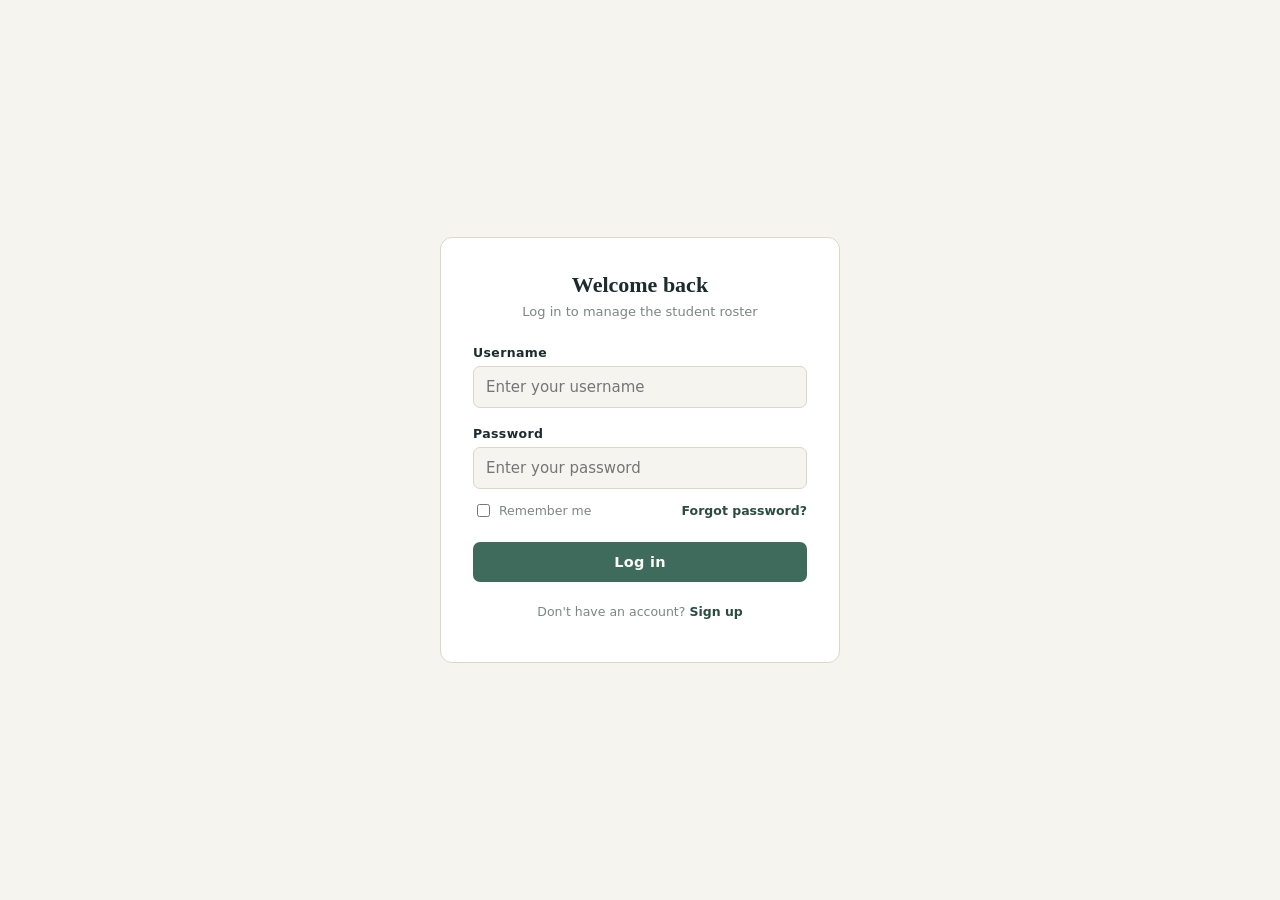
<file: templates/student/create.html>
<!DOCTYPE html>
<html lang="en">
<head>
<meta charset="UTF-8">
<meta name="viewport" content="width=device-width, initial-scale=1.0">
<title>Log in — Roster</title>
<style>
  :root{
    --ink: #1c2b2d;
    --paper: #f6f4ee;
    --card: #ffffff;
    --line: #dcd7c9;
    --moss: #3f6b5c;
    --moss-dark: #2c4c41;
    --muted: #7c8683;
    --radius: 12px;
    font-family: "Iowan Old Style", "Palatino Linotype", Georgia, serif;
  }

  *{ box-sizing: border-box; }

  body{
    margin:0;
    background: var(--paper);
    color: var(--ink);
    min-height: 100vh;
    display:flex;
    align-items:center;
    justify-content:center;
    padding: 24px;
  }

  .card{
    width: 100%;
    max-width: 400px;
    background: var(--card);
    border: 1px solid var(--line);
    border-radius: var(--radius);
    padding: 34px 32px 30px 32px;
  }

  header{
    text-align:center;
    margin-bottom: 26px;
  }

  header h1{
    font-size: 22px;
    font-weight: 600;
    margin: 0 0 6px 0;
  }

  header p{
    font-family: ui-sans-serif, system-ui, sans-serif;
    font-size: 13px;
    color: var(--muted);
    margin: 0;
  }

  form{
    display:flex;
    flex-direction: column;
  }

  .field{
    margin-bottom: 18px;
  }

  .field label{
    display:block;
    font-family: ui-sans-serif, system-ui, sans-serif;
    font-size: 12.5px;
    font-weight: 600;
    letter-spacing: 0.03em;
    margin-bottom: 6px;
  }

  input{
    width: 100%;
    font-family: ui-sans-serif, system-ui, sans-serif;
    font-size: 15px;
    padding: 11px 12px;
    border: 1.5px solid var(--line);
    border-radius: 7px;
    background: var(--paper);
    color: var(--ink);
    transition: border-color .15s ease, box-shadow .15s ease, background .15s ease;
  }

  input:hover{ border-color: #b9b2a0; }

  input:focus{
    outline: none;
    border-color: var(--moss);
    background: #fff;
    box-shadow: 0 0 0 3px rgba(63,107,92,0.15);
  }

  .row-between{
    display:flex;
    align-items:center;
    justify-content:space-between;
    margin: -6px 0 22px 0;
    font-family: ui-sans-serif, system-ui, sans-serif;
    font-size: 12.5px;
  }

  .remember{
    display:flex;
    align-items:center;
    gap: 6px;
    color: var(--muted);
  }

  .remember input[type="checkbox"]{
    width: auto;
    accent-color: var(--moss);
  }

  a.forgot{
    color: var(--moss-dark);
    text-decoration: none;
    font-weight: 600;
  }
  a.forgot:hover{ text-decoration: underline; }

  button.submit{
    font-family: ui-sans-serif, system-ui, sans-serif;
    font-weight: 600;
    font-size: 14.5px;
    letter-spacing: 0.02em;
    background: var(--moss);
    color: #fdfbf6;
    border: none;
    padding: 12px 0;
    border-radius: 7px;
    cursor: pointer;
    transition: background .15s ease;
  }
  button.submit:hover{ background: var(--moss-dark); }

  .signup{
    text-align:center;
    font-family: ui-sans-serif, system-ui, sans-serif;
    font-size: 12.5px;
    color: var(--muted);
    margin-top: 22px;
  }

  .signup a{
    color: var(--moss-dark);
    font-weight: 600;
    text-decoration: none;
  }
  .signup a:hover{ text-decoration: underline; }
</style>
</head>
<body>
<div class="card">

  <header>
    <h1>Welcome back</h1>
    <p>Log in to manage the student roster</p>
  </header>

  <form action="/login" method="post">

    <div class="field">
      <label for="username">Username</label>
      <input type="text" id="username" name="username" autocomplete="username" placeholder="Enter your username" required>
    </div>

    <div class="field">
      <label for="password">Password</label>
      <input type="password" id="password" name="password" autocomplete="current-password" placeholder="Enter your password" required>
    </div>

    <div class="row-between">
      <label class="remember">
        <input type="checkbox" name="remember" id="remember">
        Remember me
      </label>
      <a class="forgot" href="forgot-password.html">Forgot password?</a>
    </div>

    <button type="submit" class="submit">Log in</button>
  </form>

  <p class="signup">Don't have an account? <a href="signup.html">Sign up</a></p>

</div>
</body>
</html>
</file>
